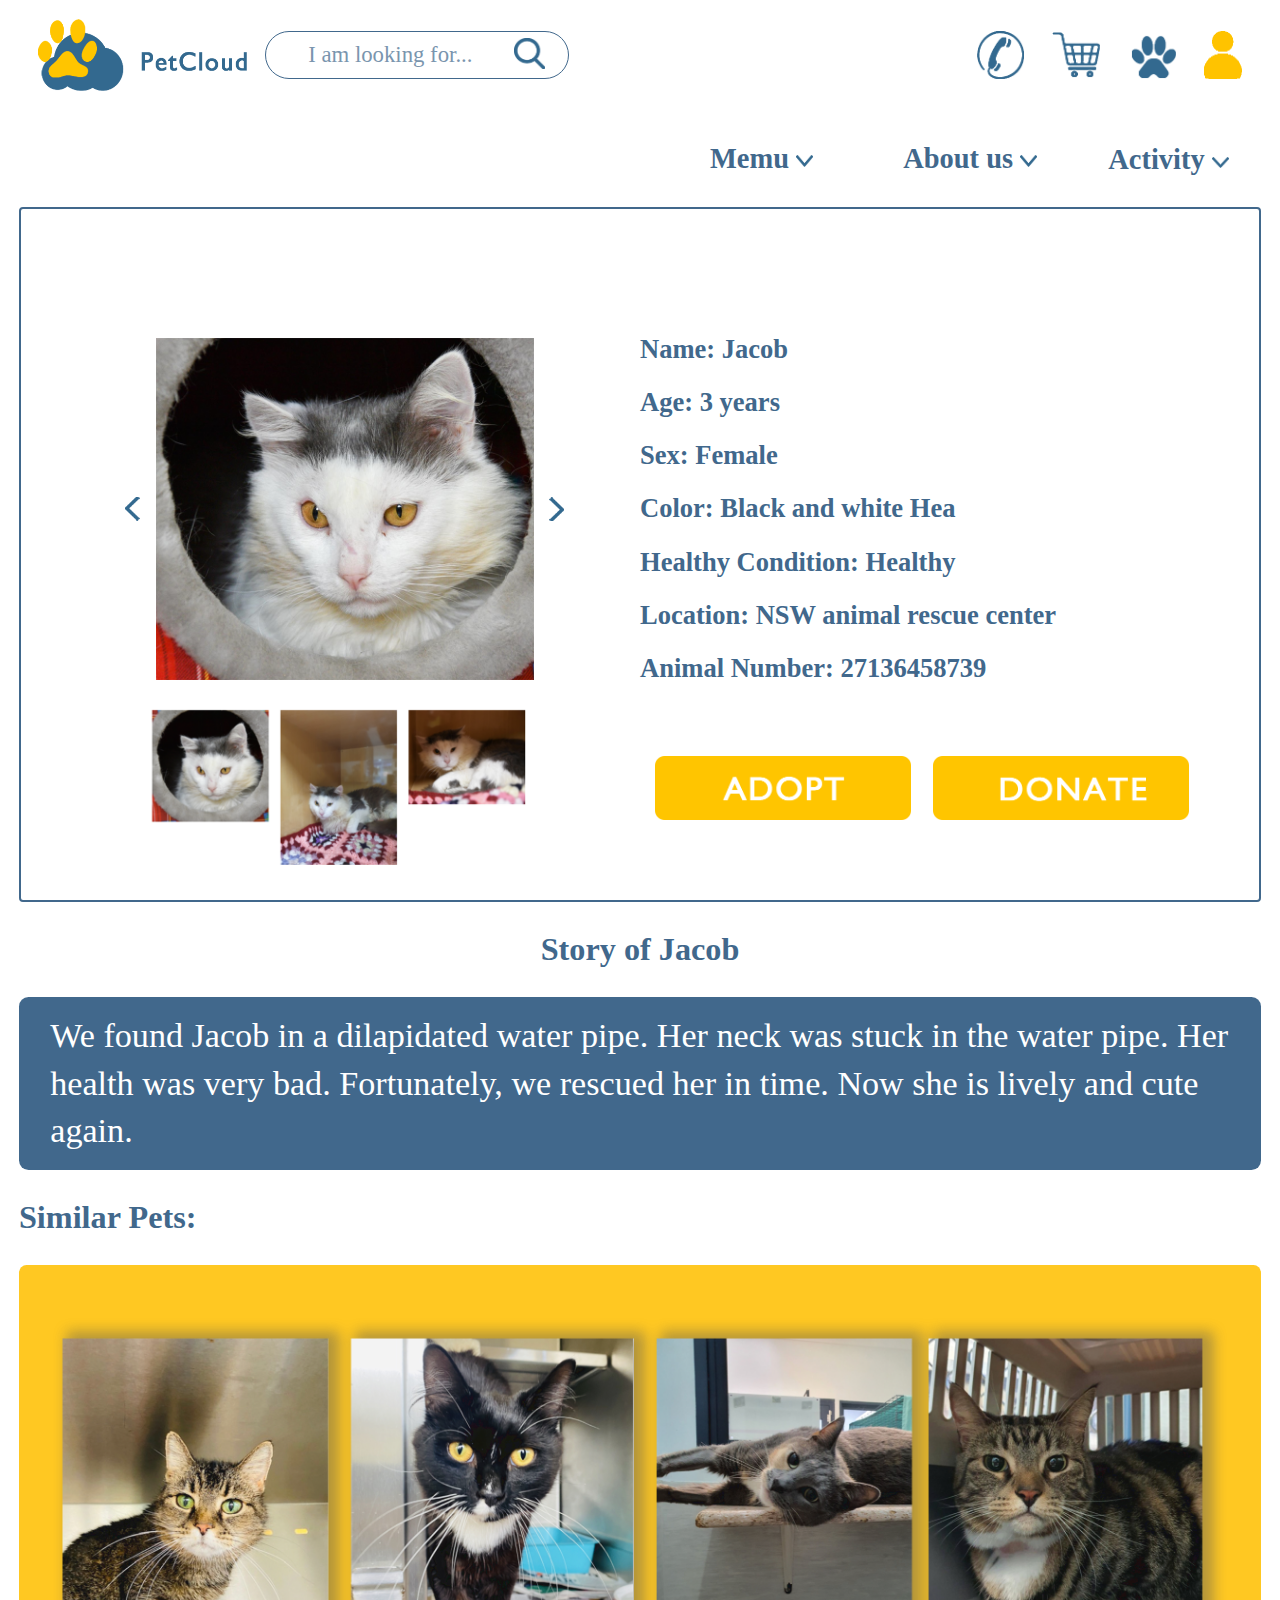
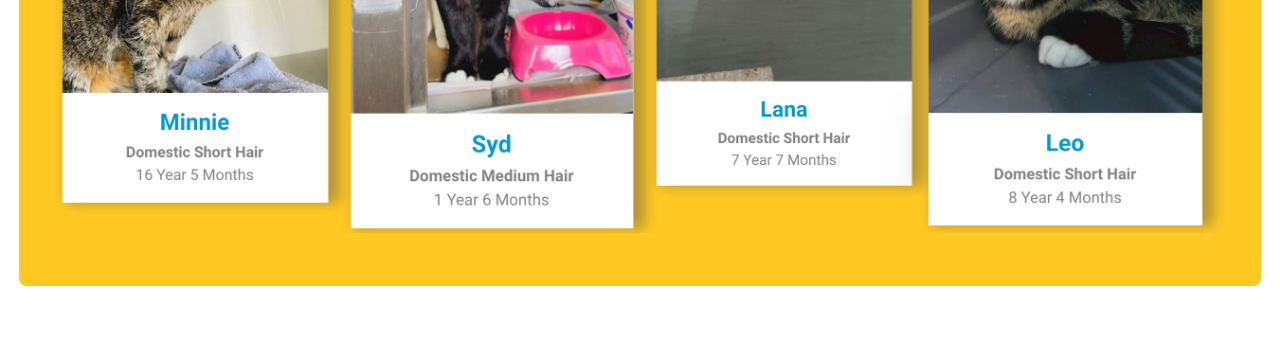
<file: cat.html>
<!DOCTYPE html>
<html>
<head>
  <meta charset="utf-8">
  <meta content="width=device-width, initial-scale=1.0, maximum-scale=1.0, user-scalable=0;" name="viewport"/>
  <title>Cat</title>
  <link href="css/style.css" rel="stylesheet" type="text/css"/>
  <link href="css/cat.css" rel="stylesheet" type="text/css"/>
  <script src="js/main.js"></script>
  <script src="js/cat.js"></script>
</head>
<body>
<div class="navigation">
  <div class="navigation-top">
    <div class="navigation-left">
      <a href="index.html">
        <img src="img/logo.png" alt="" style="width: 11rem;height: 3.75rem;margin-right: 1rem">
      </a>
      <div class="search">
        I am looking for...
        <img src="img/search.png" alt="" style="width: 1.65rem;height: 1.65rem">
      </div>
    </div>
    <img id='phone' src="img/icon.png" alt="" style="width: 2.5rem;height: 2.5rem;margin-right: 1.5rem;cursor: pointer">
    <a href="/">
      <img src="img/icon3.png" alt="" style="width: 2.5rem;height: 2.5rem;margin-right: 1.5rem">
    </a>
    <a href="feed.html">
      <img src="img/icon4.png" alt="" style="width: 2.5rem;height: 2.5rem;margin-right: 1.5rem">
    </a>
    <a href="contact.html">
      <img src="img/icon2.png" alt="" style="width: 2rem;height: 2.5rem;cursor: pointer;">
    </a>
  </div>
  <div class="navigation-bottom">
    <div style="margin-right:3.5rem">
      Memu <img src="img/up.png" alt="">
    </div>
    <div style="margin-right: 2.5rem">
      About us <img src="img/up.png" alt="">
    </div>
    <div style="margin-right: 2.2rem">
      <a href="activity.html">Activity <img src="img/up.png" alt=""></a>
    </div>
  </div>
</div>

<div style='padding: 1rem'>
  <div class="banner">
    <div class="left">
      <img src="img/index/left.png" id="left" style="width: 0.8rem;height: 1.25rem;cursor: pointer" alt="" class="before">
      <div class="imgs">
        <div style="overflow: hidden;position: relative;">
          <div class='imgwaper' id="imgs">
            <div>
              <img src="img/cat/cat.png" alt="">
            </div>
            <div>
              <img src="img/cat/cat.png" alt="">
            </div>
            <div>
              <img src="img/cat/cat.png" alt="">
            </div>
          </div>
        </div>
      </div>
      <img src="img/index/right.png" id="right" style="width: 0.8rem;height: 1.25rem;cursor: pointer"alt="" class="before">
    </div>
    <div class="right">
      Name: Jacob <br>
      Age: 3 years  <br>
      Sex: Female  <br>
      Color: Black and white Hea <br>
      Healthy Condition: Healthy <br>
      Location: NSW animal rescue center <br>
      Animal Number: 27136458739 <br>
    </div>
    <div class="left" style='padding: 0 5rem;'>
      <img src="img/cat/c.png" style="width:100%;" alt="" class="before">
    </div>
    <div class="right">
      <img id="ADOPT" src="img/cat/ADOPT.png" style="width:13.5rem;margin-left: 0.8rem;cursor: pointer" alt="">
      <img id="DONATE" src="img/cat/DONATE.png" style="width:13.5rem;margin-left: 0.8rem;cursor: pointer" alt="">
    </div>
  </div>
  <div class="title">Story of Jacob</div>
  <div class="card">We found Jacob in a dilapidated water pipe. Her neck was stuck in the water pipe. Her health was very bad. Fortunately, we rescued her in time. Now she is lively and cute again.</div>
  <div class="title" style="text-align: left">Similar Pets:</div>
  <div class="cats">
    <img src="img/cat/cats.png" alt="" style="width: 100%">
  </div>

  <div class="modal" id="modal-DONATE">
    <div class="inner" id="inner-DONATE">
      <img src="img/cat/close.png" alt="" class="close" id="close-DONATE">
      <div class="form">
        <div style="padding-bottom: 2rem">Sign up / Log in</div>
        <div class="input"><div style="width: 11rem;padding-right: 0.7rem">First Name:</div><div class="bg"></div></div>
        <div class="input"><div style="width: 11rem;padding-right: 0.7rem">Last Name:</div><div class="bg"></div></div>
        <div class="input"><div style="width: 11rem;padding-right: 0.7rem">Email:</div><div class="bg"></div></div>
        <div class="submit">Submit</div>
      </div>
    </div>
  </div>
  <div class="modal" id="modal-ADOPT">
    <div class="inner" id="inner-ADOPT">
      <img src="img/cat/close.png" alt="" class="close" id="close-ADOPT">
      <div class="m2">
        <img src="img/cat/m2.png" alt="" style="width: 100%">
        <a href="feed.html" style="position: absolute;bottom: 4rem;left: 5rem"><img src="img/cat/Home.png" alt="" style="width: 8rem;cursor: pointer"></a>
        <a href="feed.html" style="position: absolute;bottom: 4rem;right: 6rem"><img src="img/cat/Shop.png" alt="" style="width: 8rem;cursor: pointer"></a>
      </div>
    </div>
  </div>
</div>
<div class="phone-call" id="phone-call">
  <div class="inner" id="inner-phone-call">
    <img src="img/cat/close.png" alt="" class="close" id="close-phone-call">

    <div class="top">Contact us：</div>
    <div class="center">+61 0450090927</div>
    <div class="bottom">Call</div>
  </div>
</div>
</body>
<script>
  document.getElementById('phone').onclick=function () {
    document.getElementById('phone-call').className='phone-call show';
    setTimeout(function () {
      document.getElementById('inner-phone-call').className='inner in';
    })
  }
  document.getElementById('close-phone-call').onclick=function () {
    document.getElementById('phone-call').className='phone-call';
    document.getElementById('inner-phone-call').className='inner';
  }
</script>
</html>
</file>
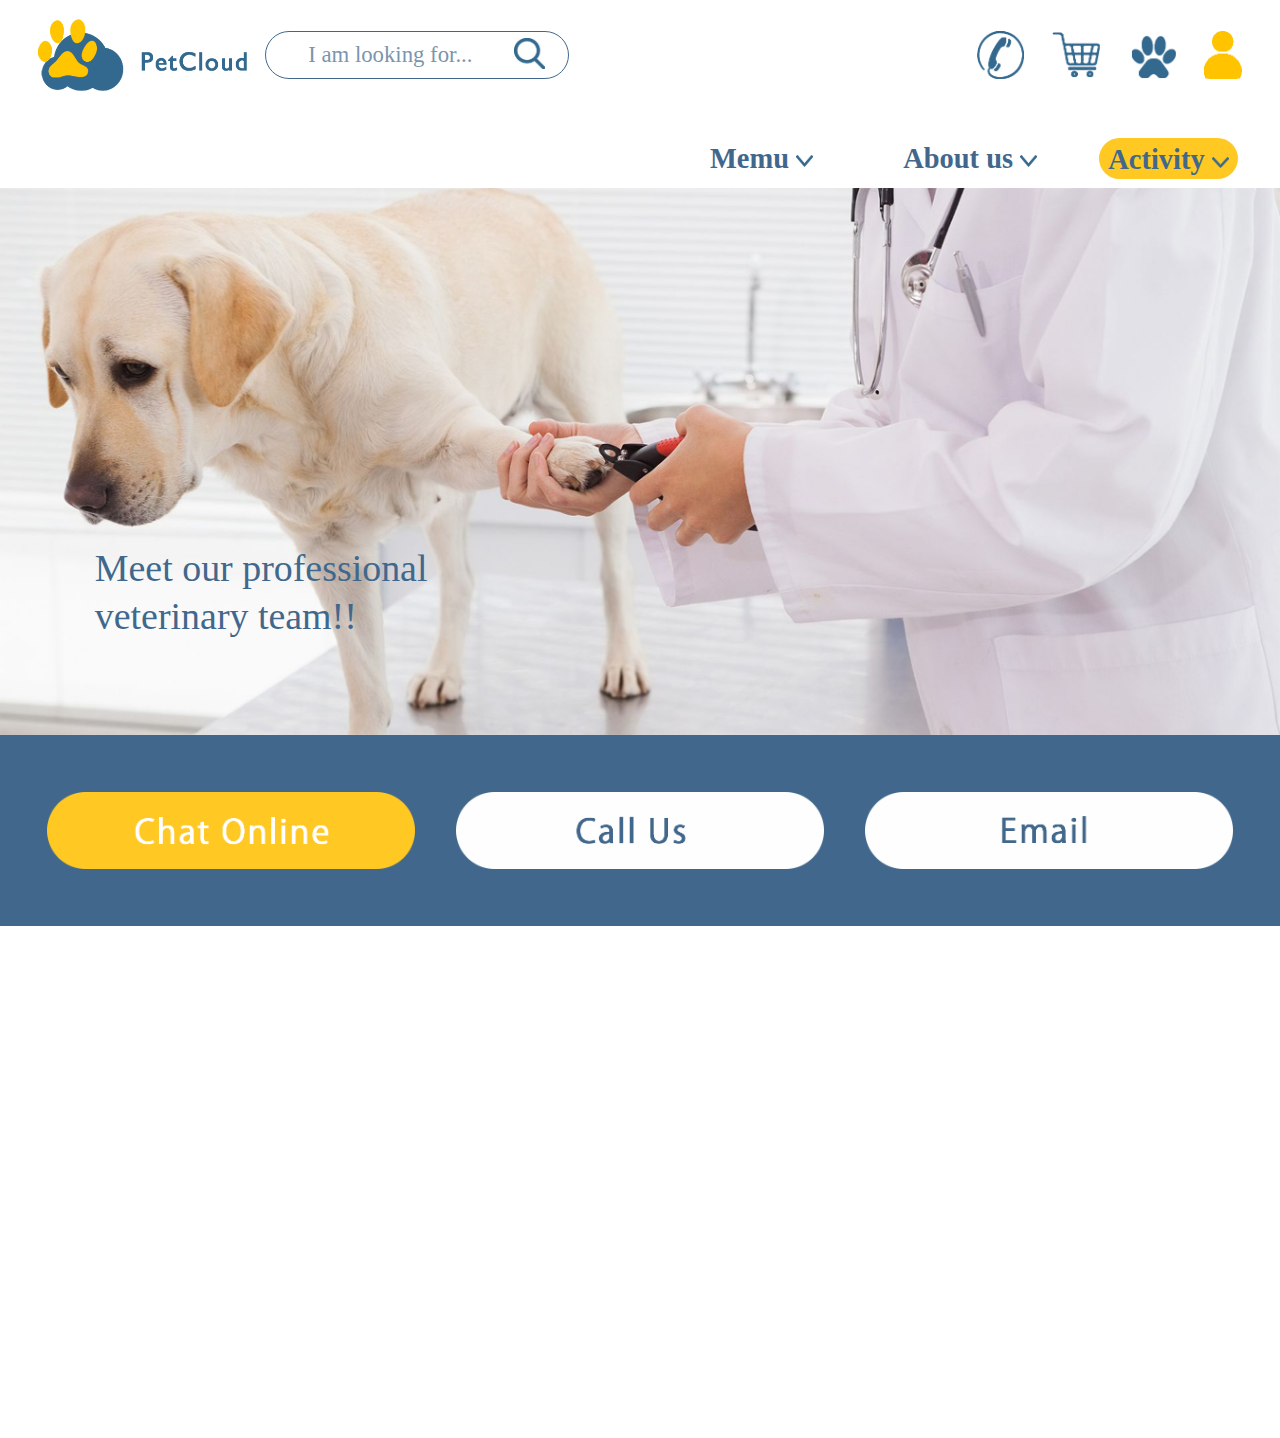
<file: contact.html>
<!DOCTYPE html>
<html>
<head>
  <meta charset="utf-8">
  <meta content="width=device-width, initial-scale=1.0, maximum-scale=1.0, user-scalable=0;" name="viewport"/>
  <title>contact</title>
  <link href="css/style.css" rel="stylesheet" type="text/css"/>
  <link href="css/contact.css" rel="stylesheet" type="text/css"/>
  <script src="js/main.js"></script>
  <script src="js/contact.js"></script>
</head>
<body>
<div class="navigation">
  <div class="navigation-top">
    <div class="navigation-left">
      <a href="index.html">
        <img src="img/logo.png" alt="" style="width: 11rem;height: 3.75rem;margin-right: 1rem">
      </a>
      <div class="search">
        I am looking for...
        <img src="img/search.png" alt="" style="width: 1.65rem;height: 1.65rem">
      </div>
    </div>
    <img id='phone' src="img/icon.png" alt="" style="width: 2.5rem;height: 2.5rem;margin-right: 1.5rem;cursor: pointer">
    <a href="/">
      <img src="img/icon3.png" alt="" style="width: 2.5rem;height: 2.5rem;margin-right: 1.5rem">
    </a>
    <a href="feed.html">
      <img src="img/icon4.png" alt="" style="width: 2.5rem;height: 2.5rem;margin-right: 1.5rem">
    </a>
    <a href="contact.html">
      <img src="img/icon2.png" alt="" style="width: 2rem;height: 2.5rem;cursor: pointer;">
    </a>
  </div>
  <div class="navigation-bottom">
    <div style="margin-right:3.5rem">
      Memu <img src="img/up.png" alt="">
    </div>
    <div style="margin-right: 2.5rem">
      About us <img src="img/up.png" alt="">
    </div>
    <div style="margin-right: 2.2rem" class="select">
      <a href="activity.html">Activity <img src="img/up.png" alt=""></a>
    </div>
  </div>
</div>

<div class="banner">
  <img src="img/contact/bg.png" style="width: 100%" alt="">
  <div class="meet">
    Meet our professional<br>veterinary team!!
  </div>
</div>

<div class="button">
  <img src="img/contact/ChatOnline.png" alt="" id="ChatOnline">
  <img src="img/contact/CallUs.png" alt="" id="CallUs">
  <img src="img/contact/Email.png" alt="" id="Email">
</div>

<div class="chat" id="chat">
  <img src="img/contact/chat.png" alt="">
</div>

<div class="modal" id="modal-CallUs">
  <div class="inner" id="inner-CallUs">
    <img src="img/cat/close.png" alt="" class="close" id="close-CallUs">

    <div class="top">Contact us：</div>
    <div class="center">+61 0450090927</div>
    <div class="bottom">Call</div>
  </div>
</div>
<div class="modal" id="modal-Email">
  <div class="inner" id="inner-Email">
    <img src="img/cat/close.png" alt="" class="close" id="close-Email">

    <div class="top">Contact us：</div>
    <div class="center"> xjia6929@uni.sydney.edu.au</div>
    <div class="bottom">Email</div>
  </div>
</div>
<div class="phone-call" id="phone-call">
  <div class="inner" id="inner-phone-call">
    <img src="img/cat/close.png" alt="" class="close" id="close-phone-call">

    <div class="top">Contact us：</div>
    <div class="center">+61 0450090927</div>
    <div class="bottom">Call</div>
  </div>
</div>
<script>
  document.getElementById('phone').onclick=function () {
    document.getElementById('phone-call').className='phone-call show';
    setTimeout(function () {
      document.getElementById('inner-phone-call').className='inner in';
    })
  }
  document.getElementById('close-phone-call').onclick=function () {
    document.getElementById('phone-call').className='phone-call';
    document.getElementById('inner-phone-call').className='inner';
  }
</script>
</body>
</html>
</file>
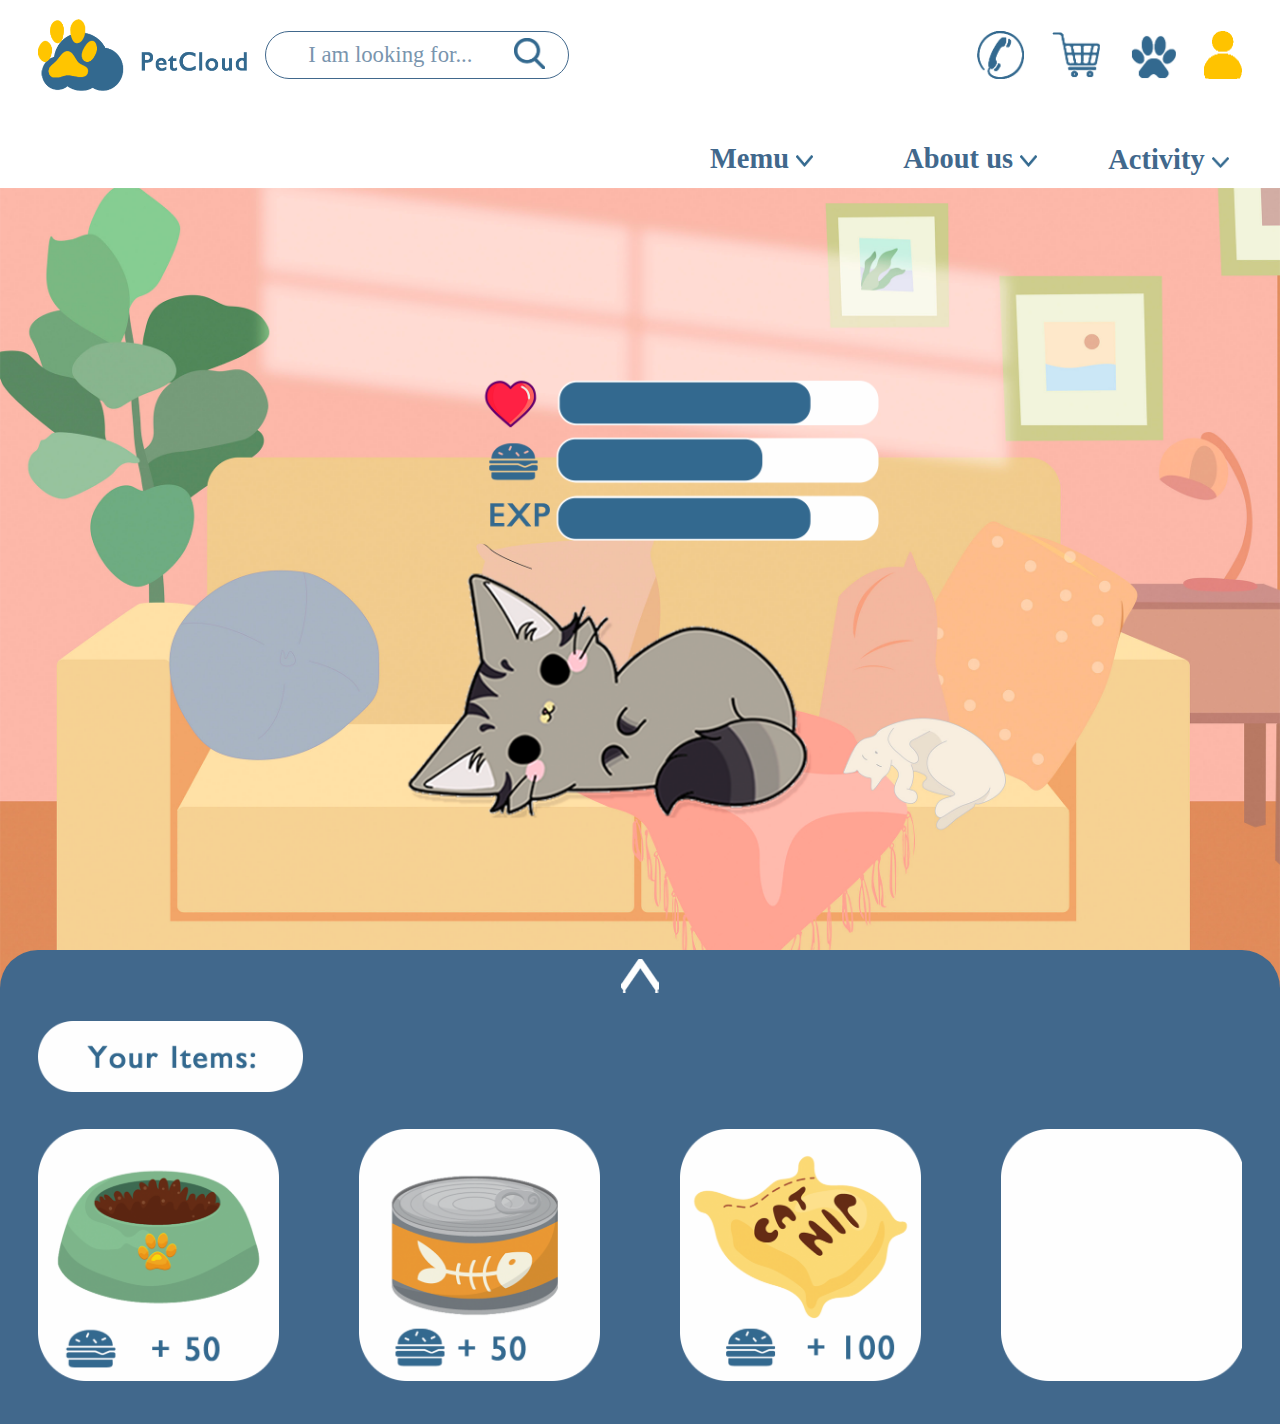
<file: feed.html>
<!DOCTYPE html>
<html>
<head>
  <meta charset="utf-8">
  <meta content="width=device-width, initial-scale=1.0, maximum-scale=1.0, user-scalable=0;" name="viewport"/>
  <title>Feed</title>
  <link href="css/style.css" rel="stylesheet" type="text/css"/>
  <link href="css/feed.css" rel="stylesheet" type="text/css"/>
  <script src="js/main.js"></script>
  <script src="js/feed.js"></script>
</head>
<body>
<div class="navigation">
  <div class="navigation-top">
    <div class="navigation-left">
      <a href="index.html">
        <img src="img/logo.png" alt="" style="width: 11rem;height: 3.75rem;margin-right: 1rem">
      </a>
      <div class="search">
        I am looking for...
        <img src="img/search.png" alt="" style="width: 1.65rem;height: 1.65rem">
      </div>
    </div>
    <img id='phone' src="img/icon.png" alt="" style="width: 2.5rem;height: 2.5rem;margin-right: 1.5rem;cursor: pointer">
    <a href="/">
      <img src="img/icon3.png" alt="" style="width: 2.5rem;height: 2.5rem;margin-right: 1.5rem">
    </a>
    <a href="feed.html">
      <img src="img/icon4.png" alt="" style="width: 2.5rem;height: 2.5rem;margin-right: 1.5rem">
    </a>
    <a href="contact.html">
      <img src="img/icon2.png" alt="" style="width: 2rem;height: 2.5rem;cursor: pointer;">
    </a>
  </div>
  <div class="navigation-bottom">
    <div style="margin-right:3.5rem">
      Memu <img src="img/up.png" alt="">
    </div>
    <div style="margin-right: 2.5rem">
      About us <img src="img/up.png" alt="">
    </div>
    <div style="margin-right: 2.2rem">
      <a href="activity.html">Activity <img src="img/up.png" alt=""></a>
    </div>
  </div>
</div>

<img src="img/feed/bg.png" style="width: 100%" alt="">

<div class="main">
  <div class="feed" id="feed">
    <img src="img/feed/up.png" alt="" style="cursor: pointer;width: 2rem" id="up">
    <img src="img/feed/down.png" class="hid" alt="" style="cursor: pointer;width: 2rem" id="down">
    <div class="hid">
      <div style="text-align: left;padding-top: 1.5rem">
        <img src="img/feed/YourItems.png" alt="" style="width: 14rem">
      </div>
      <div class="flex">
        <img src="img/feed/f1.png" alt="">
        <img src="img/feed/f2.png" alt="">
        <img src="img/feed/f3.png" alt="">
        <img src="img/feed/f.png" alt="">
      </div>
      <div class="flex">
        <img src="img/feed/f4.png" alt="">
        <img src="img/feed/f.png" alt="">
        <img src="img/feed/f.png" alt="">
        <img src="img/feed/f.png" alt="">
      </div>
    </div>
  </div>
</div>
<div class="phone-call" id="phone-call">
  <div class="inner" id="inner-phone-call">
    <img src="img/cat/close.png" alt="" class="close" id="close-phone-call">

    <div class="top">Contact us：</div>
    <div class="center">+61 0450090927</div>
    <div class="bottom">Call</div>
  </div>
</div>
</body>
<script>
  document.getElementById('phone').onclick=function () {
    document.getElementById('phone-call').className='phone-call show';
    setTimeout(function () {
      document.getElementById('inner-phone-call').className='inner in';
    })
  }
  document.getElementById('close-phone-call').onclick=function () {
    document.getElementById('phone-call').className='phone-call';
    document.getElementById('inner-phone-call').className='inner';
  }
</script>
</html>
</file>
<file: css/style.css>
* {
  padding: 0;
  margin: 0;
  box-sizing: border-box;
  vertical-align: middle;
}

a {
  text-decoration: none;
}

input {
  outline: none;
  border: none;
}

body, html {
  width: 100%;
  height: 100%;
  background: #fff;
}

.navigation-top{
  display: flex;
  align-items: center;
  height: 5.8rem;
  padding: 0 2rem;
}
.navigation-left{
  flex: 1;
  display: flex;
  align-items: center;
  padding-right: 1rem;
}
.navigation-left .search{
  width: 16rem;
  line-height: 2.4rem;
  border-radius: 2.4rem;
  border:1px solid #41688c;
  padding: 0 2.2rem;
  color: #7a95ae;
  font-size: 1.2rem;
  position: relative;
}
.navigation-left .search img{
  position: absolute;
  right: 1.2rem;
  top: 0.3rem;
}
.navigation-bottom{
  padding-top: 1.5rem;
  padding-bottom: 0.5rem;
  text-align: right;
}
.navigation-bottom div{
  color: #41688c;
  font-weight: bolder;
  line-height: 2rem;
  font-size: 1.5rem;
  display: inline-block;
  padding: 0 0.5rem;
  cursor: pointer;
}
.navigation-bottom div a{
  color: #41688c;
}
.navigation-bottom div.select{
  background: #ffc822;
  border-radius: 2rem;
}
.navigation-bottom img{
  width: 0.9rem;
  height: 0.6rem;
}



.phone-call {
  position: fixed;
  top: 0;
  left: 0;
  right: 0;
  bottom: 0;
  background: rgba(0, 0, 0, 0.5);
  display: none;
  justify-content: center;
  flex-direction: column;
  align-items: center;
}

.phone-call.show {
  display: flex;
}

.phone-call .inner {
  width: 30rem;
  height: 20rem;
  background: #fff;
  border-radius: 1rem;
  position: relative;
  transition: all 0.3s;
  opacity: 0;
  top: -1.5rem;
  display: flex;
  flex-direction: column;
  align-items: center;
  justify-content: space-between;
  padding: 1rem;
}

.phone-call .inner.in {
  opacity: 1;
  top: 0;
}

.phone-call .close {
  width: 1.8rem;
  height: 1.8rem;
  position: absolute;
  top: 1.2rem;
  right: 1.2rem;
  cursor: pointer;
  z-index: 2;
}

.phone-call .inner .top {
  color: #333;
  font-size: 2rem;
  line-height: 3rem;
  text-align: left;
  width: 100%;
}

.phone-call .inner .center {
  color: #333;
  font-size: 2rem;
  line-height: 3rem;
  text-align: center;
}

.phone-call .inner .bottom {
  width: 10rem;
  background: #ffc822;
  color: #333;
  font-size: 2rem;
  line-height: 3rem;
  border-radius: 3rem;
  text-align: center;
}
</file>
<file: css/cat.css>
.banner {
  border: 2px solid #41688c;
  background: #fff;
  padding: 6rem 1.5rem 1rem;
  border-radius: 4px;
  display: flex;
  flex-wrap: wrap;
  align-items: center;
}

.banner .left {
  width: 50%;
  padding: 0 4rem;
  display: flex;
  align-items: center;
}

.banner .left .imgs {
  flex: 1;
  padding: 0.8rem;
}

.banner .left .imgwaper {
  white-space: nowrap;
  position: relative;
  left: 0;
  transition: left 0.3s;
}

.banner .left .imgwaper.l1 {
  left: 0;
}

.banner .left .imgwaper.l2 {
  left: -100%;
}

.banner .left .imgwaper.l3 {
  left: -204%;
}

.banner .left .imgwaper div {
  width: 100%;
  display: inline-block;
}

.banner .left .imgwaper div img {
  width: 100%;
  display: block;
}

.banner .right {
  width: 50%;
  font-size: 1.4rem;
  line-height: 2.8rem;
  color: #41688c;
  font-weight: bolder;
}

.title {
  text-align: center;
  color: #41688c;
  font-size: 1.7rem;
  line-height: 5rem;
  font-weight: bold;
}

.card {
  background: #41688c;
  font-size: 1.8rem;
  line-height: 2.5rem;
  padding: 0.8rem 1.65rem;
  border-radius: 0.5rem;
  color: #fff;
}

.cats {
  padding: 2.8rem 1.8rem;
  background: #ffc822;
  border-radius: 0.4rem;
  margin-bottom: 2rem;
}

.modal {
  position: fixed;
  top: 0;
  left: 0;
  right: 0;
  bottom: 0;
  background: rgba(0, 0, 0, 0.5);
  padding: 0 12.5rem;
  display: none;
  justify-content: center;
  flex-direction: column;
}

.modal.show {
  display: flex;
}

.modal .inner {
  background: #fff;
  border-radius: 1rem;
  position: relative;
  transition: all 0.3s;
  opacity: 0;
  top:-1.5rem;
}

.modal .inner.in {
  opacity: 1;
  top:0;
}

.modal .close {
  width: 1.8rem;
  height: 1.8rem;
  position: absolute;
  top: 1.2rem;
  right: 1.2rem;
  cursor: pointer;
  z-index: 2;
}

.modal .form {
  padding: 0 6rem 1rem 3.75rem;
  font-size: 1.75rem;
  line-height: 3.8rem;
  color: #464748;
}

.modal .form .input {
  display: flex;
  align-items: center;
  text-align: right;
}

.modal .form .bg {
  height: 2.5rem;
  border-radius: 2.5rem;
  background: #e0e1e2;
  flex: 1;
}

.modal .submit {
  width: 15.6rem;
  margin: 0 auto;
  line-height: 3rem;
  background: #f4c74e;
  font-size: 1.6rem;
  color: #424041;
  border-radius: 0.5rem;
  text-align: center;
  margin-top: 1rem;
  cursor: pointer;
}

.modal .m2{
  position: relative;
  padding: 1rem;
}
</file>
<file: css/contact.css>
.banner {
  position: relative;
}

.banner .meet {
  font-size: 2rem;
  line-height: 2.5rem;
  position: absolute;
  bottom: 5rem;
  left: 5rem;
  color: #41688c;
}

.button {
  padding: 3rem 2.5rem;
  display: flex;
  justify-content: space-between;
  background: #41688c;
}

.button img {
  width: 31%;
  cursor: pointer;
}

.chat {
  overflow: hidden;
  height: calc(40vw);
}

.chat img {
  width: 100%;
  transition: all 0.3s;
  margin-top: -40%;
  display: block;
  cursor: pointer;
}

.chat.show img {
  margin-top: 0;
}

.modal {
  position: fixed;
  top: 0;
  left: 0;
  right: 0;
  bottom: 0;
  background: rgba(0, 0, 0, 0.5);
  display: none;
  justify-content: center;
  flex-direction: column;
  align-items: center;
}

.modal.show {
  display: flex;
}

.modal .inner {
  width: 30rem;
  height: 20rem;
  background: #fff;
  border-radius: 1rem;
  position: relative;
  transition: all 0.3s;
  opacity: 0;
  top: -1.5rem;
  display: flex;
  flex-direction: column;
  align-items: center;
  justify-content: space-between;
  padding: 1rem;
}

.modal .inner.in {
  opacity: 1;
  top: 0;
}

.modal .close {
  width: 1.8rem;
  height: 1.8rem;
  position: absolute;
  top: 1.2rem;
  right: 1.2rem;
  cursor: pointer;
  z-index: 2;
}

.modal .inner .top {
  color: #333;
  font-size: 2rem;
  line-height: 3rem;
  text-align: left;
  width: 100%;
}

.modal .inner .center {
  color: #333;
  font-size: 2rem;
  line-height: 3rem;
  text-align: center;
}

.modal .inner .bottom {
  width: 10rem;
  background: #ffc822;
  color: #333;
  font-size: 2rem;
  line-height: 3rem;
  border-radius: 3rem;
  text-align: center;
}
</file>
<file: css/feed.css>
.main{
  position: relative;
  overflow: hidden;
  top: -19rem;
  height: 42rem;
  padding-top: 19rem;
}
.feed {
  background: #41688c;
  border-top-right-radius: 2rem;
  border-top-left-radius: 2rem;
  padding: 0.5rem 2rem 3rem;
  text-align: center;
  position: relative;
  top: -2rem;
  transition: top 0.3s;
}

.feed.show{
  top:-19rem
}

div.hid {
  background: #41688c;
}

img.hid{
  display: none;
}
img.show{
  display: inline-block;
}

.hid div.flex {
  display: flex;
  justify-content: space-between;
  padding: 2rem 0;
}

.hid div img {
  width: 20%;
}
</file>
